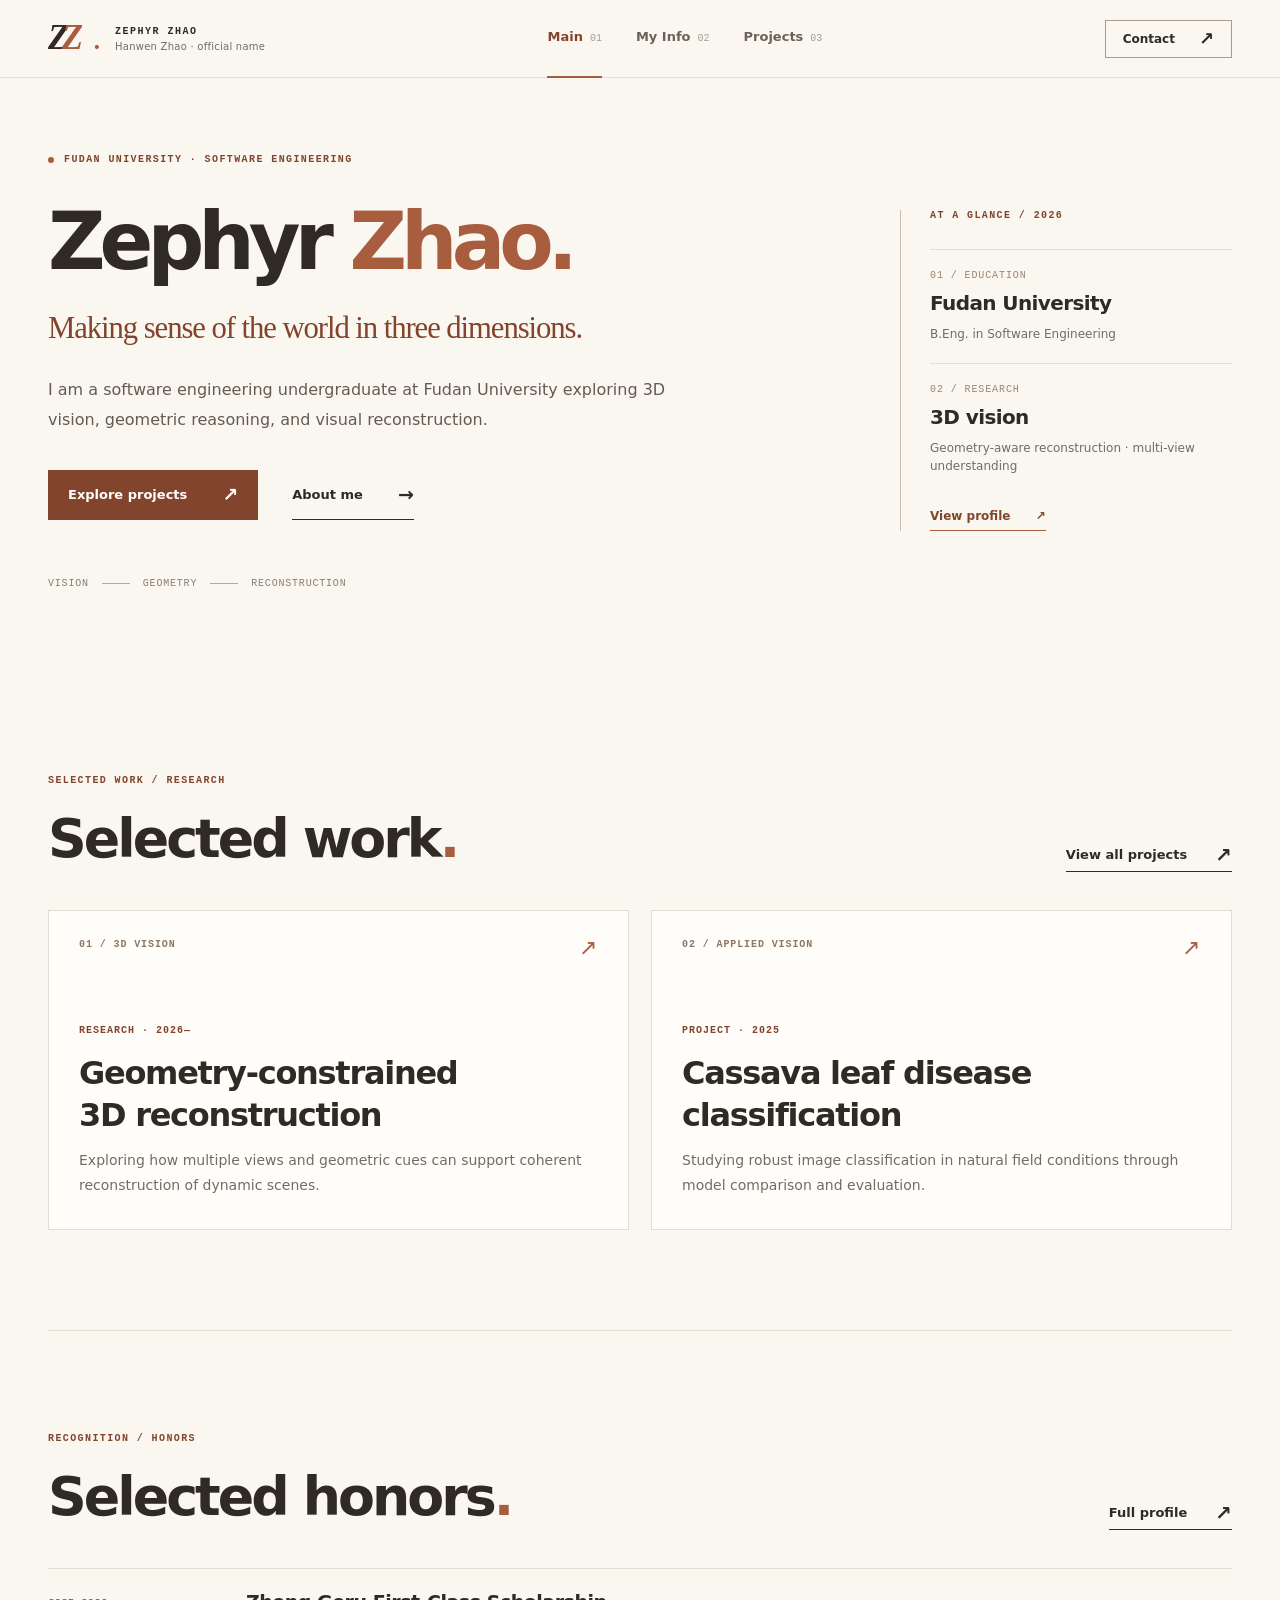
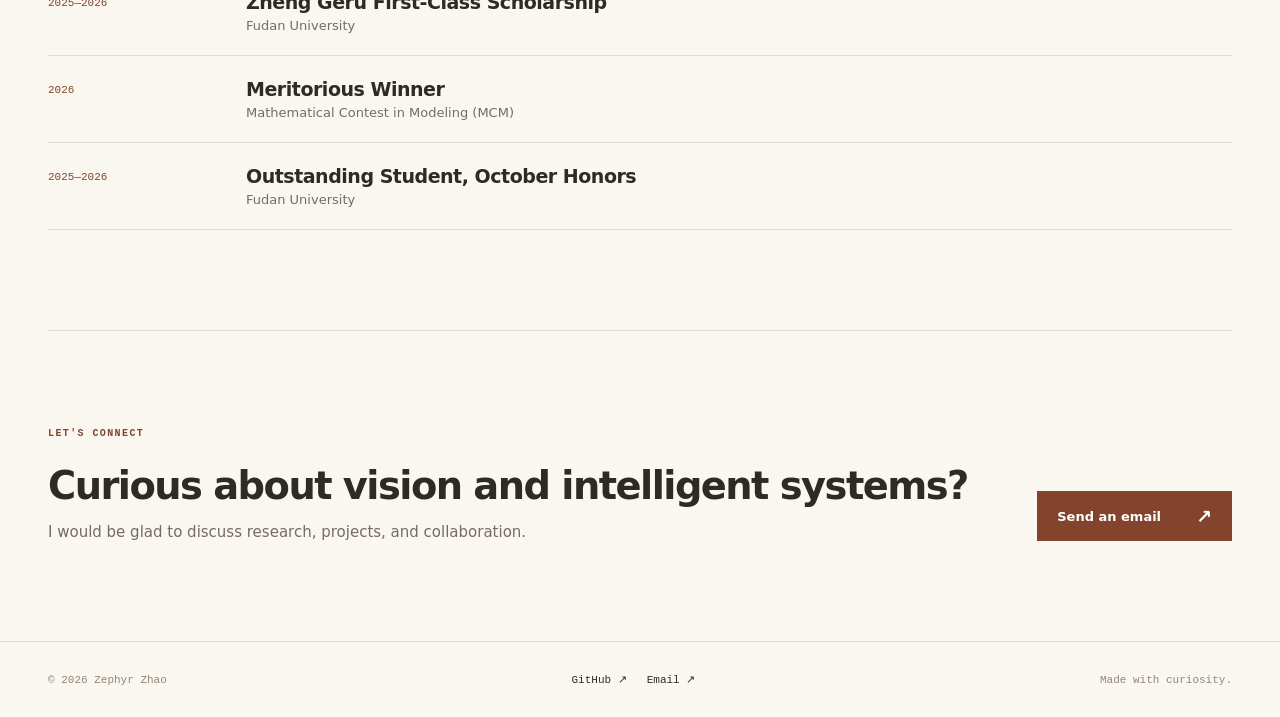
<file: index.html>
<!doctype html>
<html lang="en">
<head>
  <meta charset="utf-8">
  <meta name="viewport" content="width=device-width, initial-scale=1">
  <meta name="theme-color" content="#faf7f1">
  <link rel="icon" href="favicon.svg" type="image/svg+xml">
  <meta name="description" content="Zephyr Zhao (official name: Hanwen Zhao) is a software engineering undergraduate at Fudan University interested in 3D vision and geometry-aware reconstruction.">
  <title>Zephyr Zhao | Main</title>
  <link rel="stylesheet" href="styles.css">
  <script src="app.js" defer></script>
</head>
<body data-page="main">
  <a class="skip-link" href="#content">Skip to content</a>
  <header class="site-header">
    <div class="shell header-inner">
      <a class="brand" href="index.html" aria-label="Zephyr Zhao, home"><span class="brand-mark" aria-hidden="true">Z<span>Z</span><b>.</b></span><span class="brand-name">ZEPHYR ZHAO <small>Hanwen Zhao · official name</small></span></a>
      <button class="menu-toggle" type="button" aria-expanded="false" aria-controls="primary-nav" aria-label="Open navigation menu"><span></span><span></span></button>
      <nav class="primary-nav" id="primary-nav" aria-label="Primary navigation">
        <a href="index.html" aria-current="page">Main <span>01</span></a>
        <a href="my-info.html">My Info <span>02</span></a>
        <a href="projects.html">Projects <span>03</span></a>
      </nav>
      <a class="header-contact" href="mailto:hwzhao761@gmail.com">Contact <span aria-hidden="true">↗</span></a>
    </div>
  </header>

  <main id="content">
    <section class="hero shell">
      <div class="hero-copy">
        <p class="eyebrow"><span class="signal-dot"></span> FUDAN UNIVERSITY · SOFTWARE ENGINEERING</p>
        <h1>Zephyr <span class="headline-accent">Zhao</span><span class="period">.</span></h1>
        <p class="hero-tagline">Making sense of the world in three dimensions.</p>
        <p class="hero-lead">I am a software engineering undergraduate at Fudan University exploring 3D vision, geometric reasoning, and visual reconstruction.</p>
        <div class="hero-actions">
          <a class="button button-primary" href="projects.html">Explore projects <span aria-hidden="true">↗</span></a>
          <a class="button button-text" href="my-info.html">About me <span aria-hidden="true">→</span></a>
        </div>
        <div class="hero-footnote"><span>Vision</span><span class="line"></span><span>Geometry</span><span class="line"></span><span>Reconstruction</span></div>
      </div>
      <aside class="hero-aside" aria-label="Profile summary">
        <p class="hero-aside-label">AT A GLANCE / 2026</p>
        <div class="glance-row"><span>01 / EDUCATION</span><strong>Fudan University</strong><small>B.Eng. in Software Engineering</small></div>
        <div class="glance-row"><span>02 / RESEARCH</span><strong>3D vision</strong><small>Geometry-aware reconstruction · multi-view understanding</small></div>
        <a href="my-info.html" class="glance-link">View profile <span aria-hidden="true">↗</span></a>
      </aside>
    </section>

    <section class="section shell" id="selected-work">
      <div class="section-heading"><div><p class="eyebrow">SELECTED WORK / RESEARCH</p><h2>Selected work<span class="period">.</span></h2></div><a class="section-link" href="projects.html">View all projects <span aria-hidden="true">↗</span></a></div>
      <div class="feature-grid">
        <a class="feature-card" href="projects.html#geometry"><div class="card-top"><span>01 / 3D VISION</span><span aria-hidden="true">↗</span></div><div class="card-bottom"><span class="card-number">RESEARCH · 2026—</span><h3>Geometry-constrained<br>3D reconstruction</h3><p>Exploring how multiple views and geometric cues can support coherent reconstruction of dynamic scenes.</p></div></a>
        <a class="feature-card" href="projects.html#cassava"><div class="card-top"><span>02 / APPLIED VISION</span><span aria-hidden="true">↗</span></div><div class="card-bottom"><span class="card-number">PROJECT · 2025</span><h3>Cassava leaf disease<br>classification</h3><p>Studying robust image classification in natural field conditions through model comparison and evaluation.</p></div></a>
      </div>
    </section>

    <section class="section honors-section shell" id="honors"><div class="section-heading"><div><p class="eyebrow">RECOGNITION / HONORS</p><h2>Selected honors<span class="period">.</span></h2></div><a class="section-link" href="my-info.html#honors">Full profile <span aria-hidden="true">↗</span></a></div><div class="home-honors"><div class="home-honor"><span>2025—2026</span><div><h3>Zheng Geru First-Class Scholarship</h3><p>Fudan University</p></div></div><div class="home-honor"><span>2026</span><div><h3>Meritorious Winner</h3><p>Mathematical Contest in Modeling (MCM)</p></div></div><div class="home-honor"><span>2025—2026</span><div><h3>Outstanding Student, October Honors</h3><p>Fudan University</p></div></div></div></section>

    <section class="contact-section shell"><div><p class="eyebrow">LET'S CONNECT</p><h2>Curious about vision and intelligent systems?</h2><p>I would be glad to discuss research, projects, and collaboration.</p></div><a class="button button-primary" href="mailto:hwzhao761@gmail.com">Send an email <span aria-hidden="true">↗</span></a></section>
  </main>

  <footer class="site-footer"><div class="shell footer-inner"><span>© <span data-year>2026</span> Zephyr Zhao</span><div><a href="https://github.com/Zephyr761" target="_blank" rel="noopener noreferrer">GitHub ↗</a><a href="mailto:hwzhao761@gmail.com">Email ↗</a></div><span>Made with curiosity.</span></div></footer>
</body>
</html>
</file>
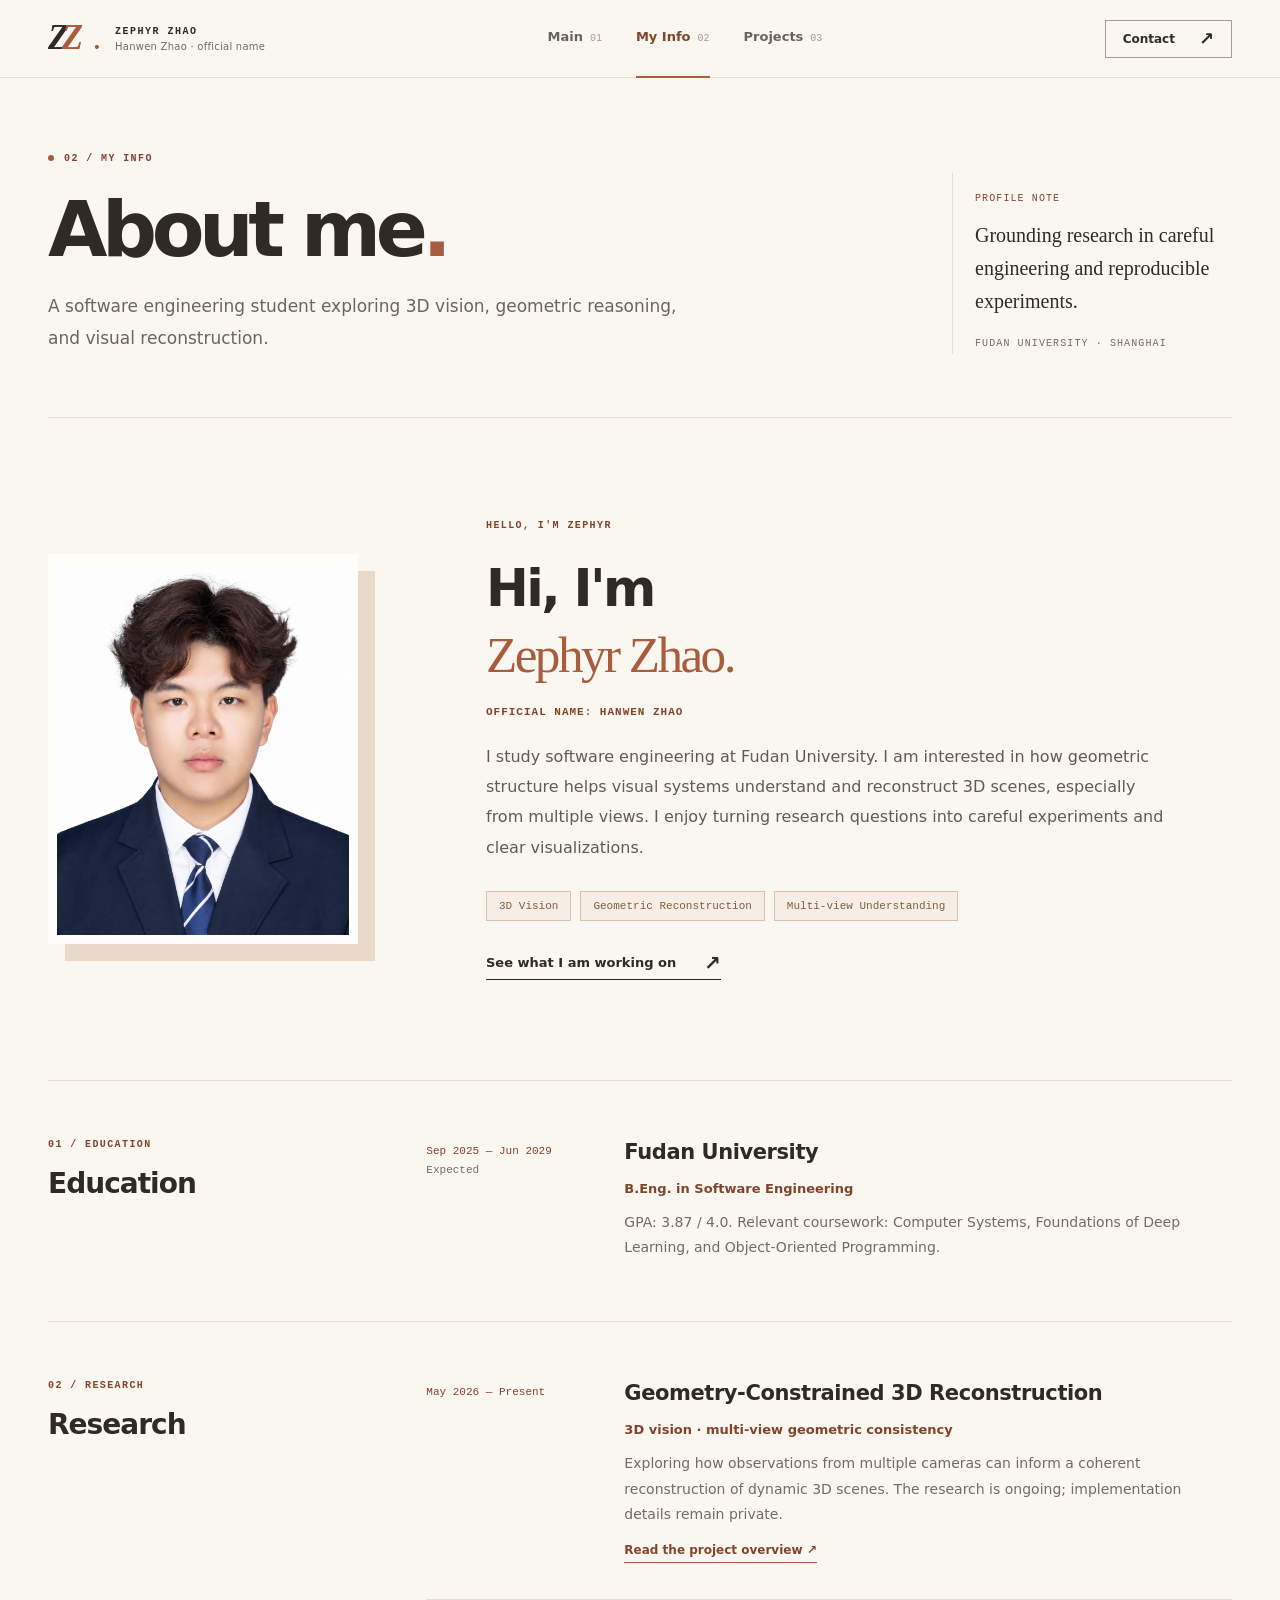
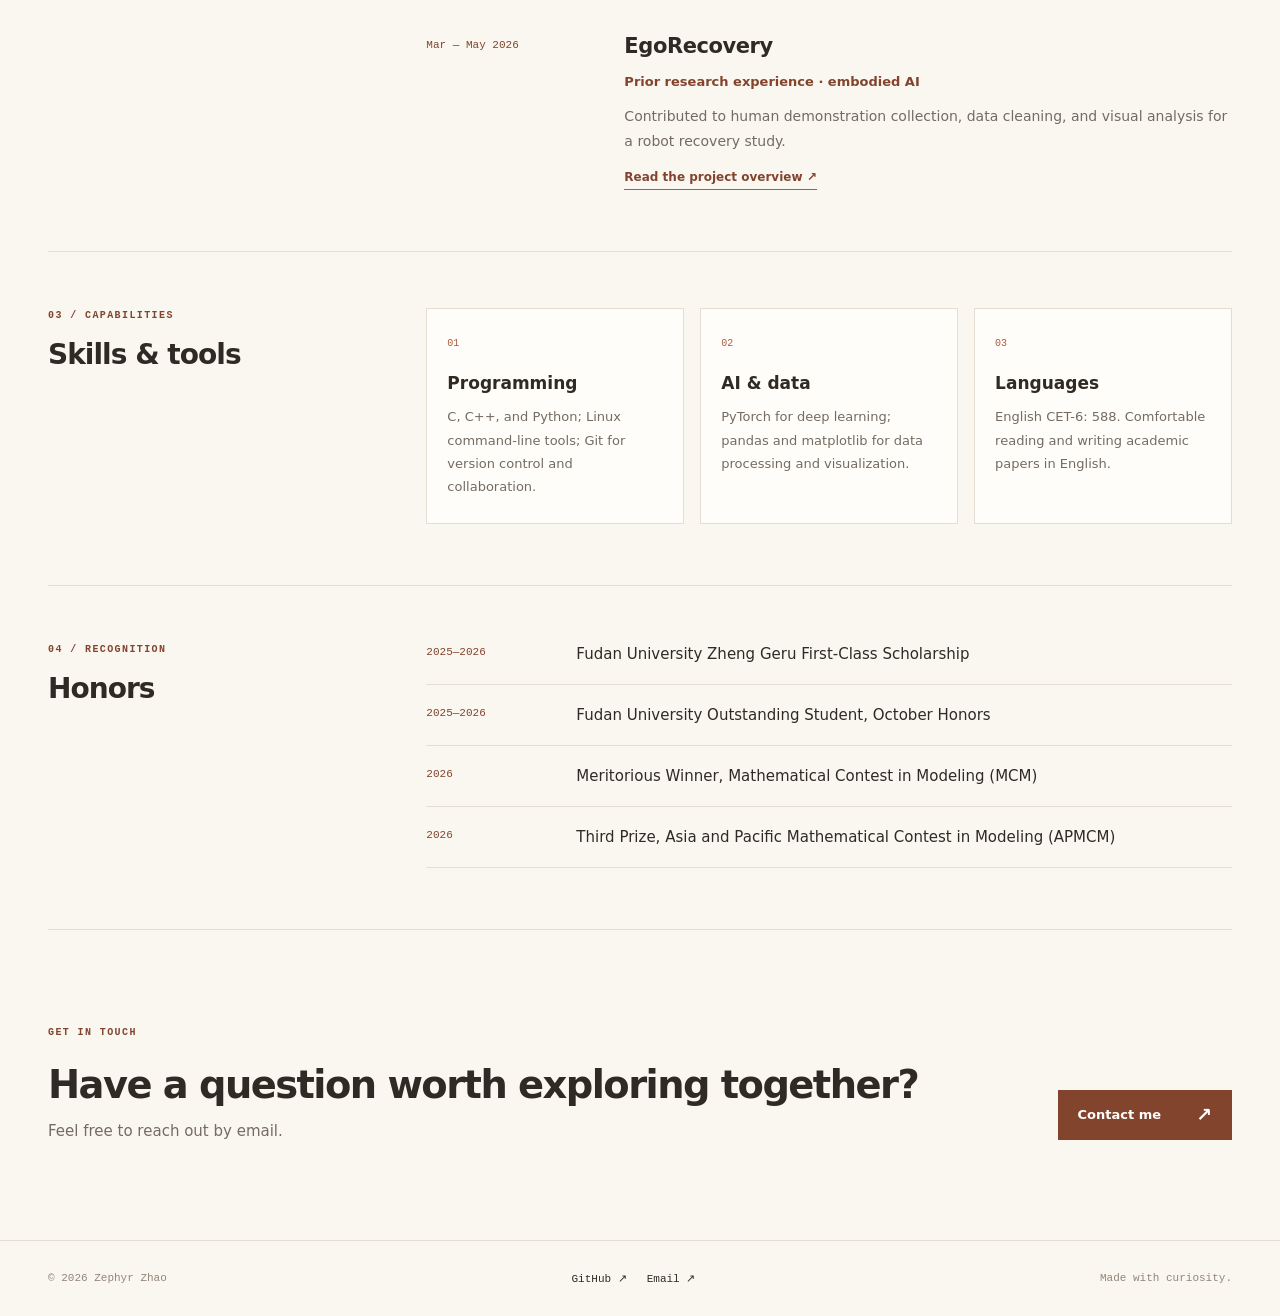
<file: my-info.html>
<!doctype html>
<html lang="en">
<head>
  <meta charset="utf-8">
  <meta name="viewport" content="width=device-width, initial-scale=1">
  <meta name="theme-color" content="#faf7f1">
  <link rel="icon" href="favicon.svg" type="image/svg+xml">
  <meta name="description" content="Learn about Zephyr Zhao (official name: Hanwen Zhao), his education, research experience, skills, and honors.">
  <title>Zephyr Zhao | My Info</title>
  <link rel="stylesheet" href="styles.css">
  <script src="app.js" defer></script>
</head>
<body data-page="info">
  <a class="skip-link" href="#content">Skip to content</a>
  <header class="site-header"><div class="shell header-inner">
    <a class="brand" href="index.html" aria-label="Zephyr Zhao, home"><span class="brand-mark" aria-hidden="true">Z<span>Z</span><b>.</b></span><span class="brand-name">ZEPHYR ZHAO <small>Hanwen Zhao · official name</small></span></a>
    <button class="menu-toggle" type="button" aria-expanded="false" aria-controls="primary-nav" aria-label="Open navigation menu"><span></span><span></span></button>
    <nav class="primary-nav" id="primary-nav" aria-label="Primary navigation"><a href="index.html">Main <span>01</span></a><a href="my-info.html" aria-current="page">My Info <span>02</span></a><a href="projects.html">Projects <span>03</span></a></nav>
    <a class="header-contact" href="mailto:hwzhao761@gmail.com">Contact <span aria-hidden="true">↗</span></a>
  </div></header>

  <main id="content">
    <section class="page-hero shell"><div><p class="eyebrow"><span class="signal-dot"></span> 02 / MY INFO</p><h1>About me<span class="period">.</span></h1><p class="page-lead">A software engineering student exploring 3D vision, geometric reasoning, and visual reconstruction.</p></div><div class="page-hero-aside"><span>PROFILE NOTE</span><p>Grounding research in careful engineering and reproducible experiments.</p><small>FUDAN UNIVERSITY · SHANGHAI</small></div></section>

    <section class="info-intro shell"><div class="info-portrait"><img src="images/avatar-white-bg.png" alt="Portrait of Zephyr Zhao" width="1024" height="1536"></div><div class="info-intro-copy"><p class="eyebrow">HELLO, I'M ZEPHYR</p><h2>Hi, I'm<br><em>Zephyr Zhao.</em></h2><p class="official-name">Official name: Hanwen Zhao</p><p>I study software engineering at Fudan University. I am interested in how geometric structure helps visual systems understand and reconstruct 3D scenes, especially from multiple views. I enjoy turning research questions into careful experiments and clear visualizations.</p><div class="interest-pills"><span>3D Vision</span><span>Geometric Reconstruction</span><span>Multi-view Understanding</span></div><a href="projects.html" class="section-link">See what I am working on <span aria-hidden="true">↗</span></a></div></section>

    <section class="section shell info-section" id="education"><div class="section-side"><p class="eyebrow">01 / EDUCATION</p><h2>Education</h2></div><div class="section-main"><article class="timeline-entry"><div class="timeline-date">Sep 2025 — Jun 2029 <span>Expected</span></div><div><h3>Fudan University</h3><p class="entry-role">B.Eng. in Software Engineering</p><p>GPA: 3.87 / 4.0. Relevant coursework: Computer Systems, Foundations of Deep Learning, and Object-Oriented Programming.</p></div></article></div></section>

    <section class="section shell info-section" id="research"><div class="section-side"><p class="eyebrow">02 / RESEARCH</p><h2>Research</h2></div><div class="section-main"><article class="timeline-entry"><div class="timeline-date">May 2026 — Present</div><div><h3>Geometry-Constrained 3D Reconstruction</h3><p class="entry-role">3D vision · multi-view geometric consistency</p><p>Exploring how observations from multiple cameras can inform a coherent reconstruction of dynamic 3D scenes. The research is ongoing; implementation details remain private.</p><a class="inline-link" href="projects.html#geometry">Read the project overview ↗</a></div></article><article class="timeline-entry"><div class="timeline-date">Mar — May 2026</div><div><h3>EgoRecovery</h3><p class="entry-role">Prior research experience · embodied AI</p><p>Contributed to human demonstration collection, data cleaning, and visual analysis for a robot recovery study.</p><a class="inline-link" href="projects.html#egorecovery">Read the project overview ↗</a></div></article></div></section>

    <section class="section shell info-section" id="skills"><div class="section-side"><p class="eyebrow">03 / CAPABILITIES</p><h2>Skills &amp; tools</h2></div><div class="section-main skill-grid"><div class="skill-item"><span>01</span><h3>Programming</h3><p>C, C++, and Python; Linux command-line tools; Git for version control and collaboration.</p></div><div class="skill-item"><span>02</span><h3>AI &amp; data</h3><p>PyTorch for deep learning; pandas and matplotlib for data processing and visualization.</p></div><div class="skill-item"><span>03</span><h3>Languages</h3><p>English CET-6: 588. Comfortable reading and writing academic papers in English.</p></div></div></section>

    <section class="section shell info-section" id="honors"><div class="section-side"><p class="eyebrow">04 / RECOGNITION</p><h2>Honors</h2></div><div class="section-main honors-list"><div><span>2025—2026</span><p>Fudan University Zheng Geru First-Class Scholarship</p></div><div><span>2025—2026</span><p>Fudan University Outstanding Student, October Honors</p></div><div><span>2026</span><p>Meritorious Winner, Mathematical Contest in Modeling (MCM)</p></div><div><span>2026</span><p>Third Prize, Asia and Pacific Mathematical Contest in Modeling (APMCM)</p></div></div></section>

    <section class="contact-section shell"><div><p class="eyebrow">GET IN TOUCH</p><h2>Have a question worth exploring together?</h2><p>Feel free to reach out by email.</p></div><a class="button button-primary" href="mailto:hwzhao761@gmail.com">Contact me <span aria-hidden="true">↗</span></a></section>
  </main>
  <footer class="site-footer"><div class="shell footer-inner"><span>© <span data-year>2026</span> Zephyr Zhao</span><div><a href="https://github.com/Zephyr761" target="_blank" rel="noopener noreferrer">GitHub ↗</a><a href="mailto:hwzhao761@gmail.com">Email ↗</a></div><span>Made with curiosity.</span></div></footer>
</body>
</html>
</file>
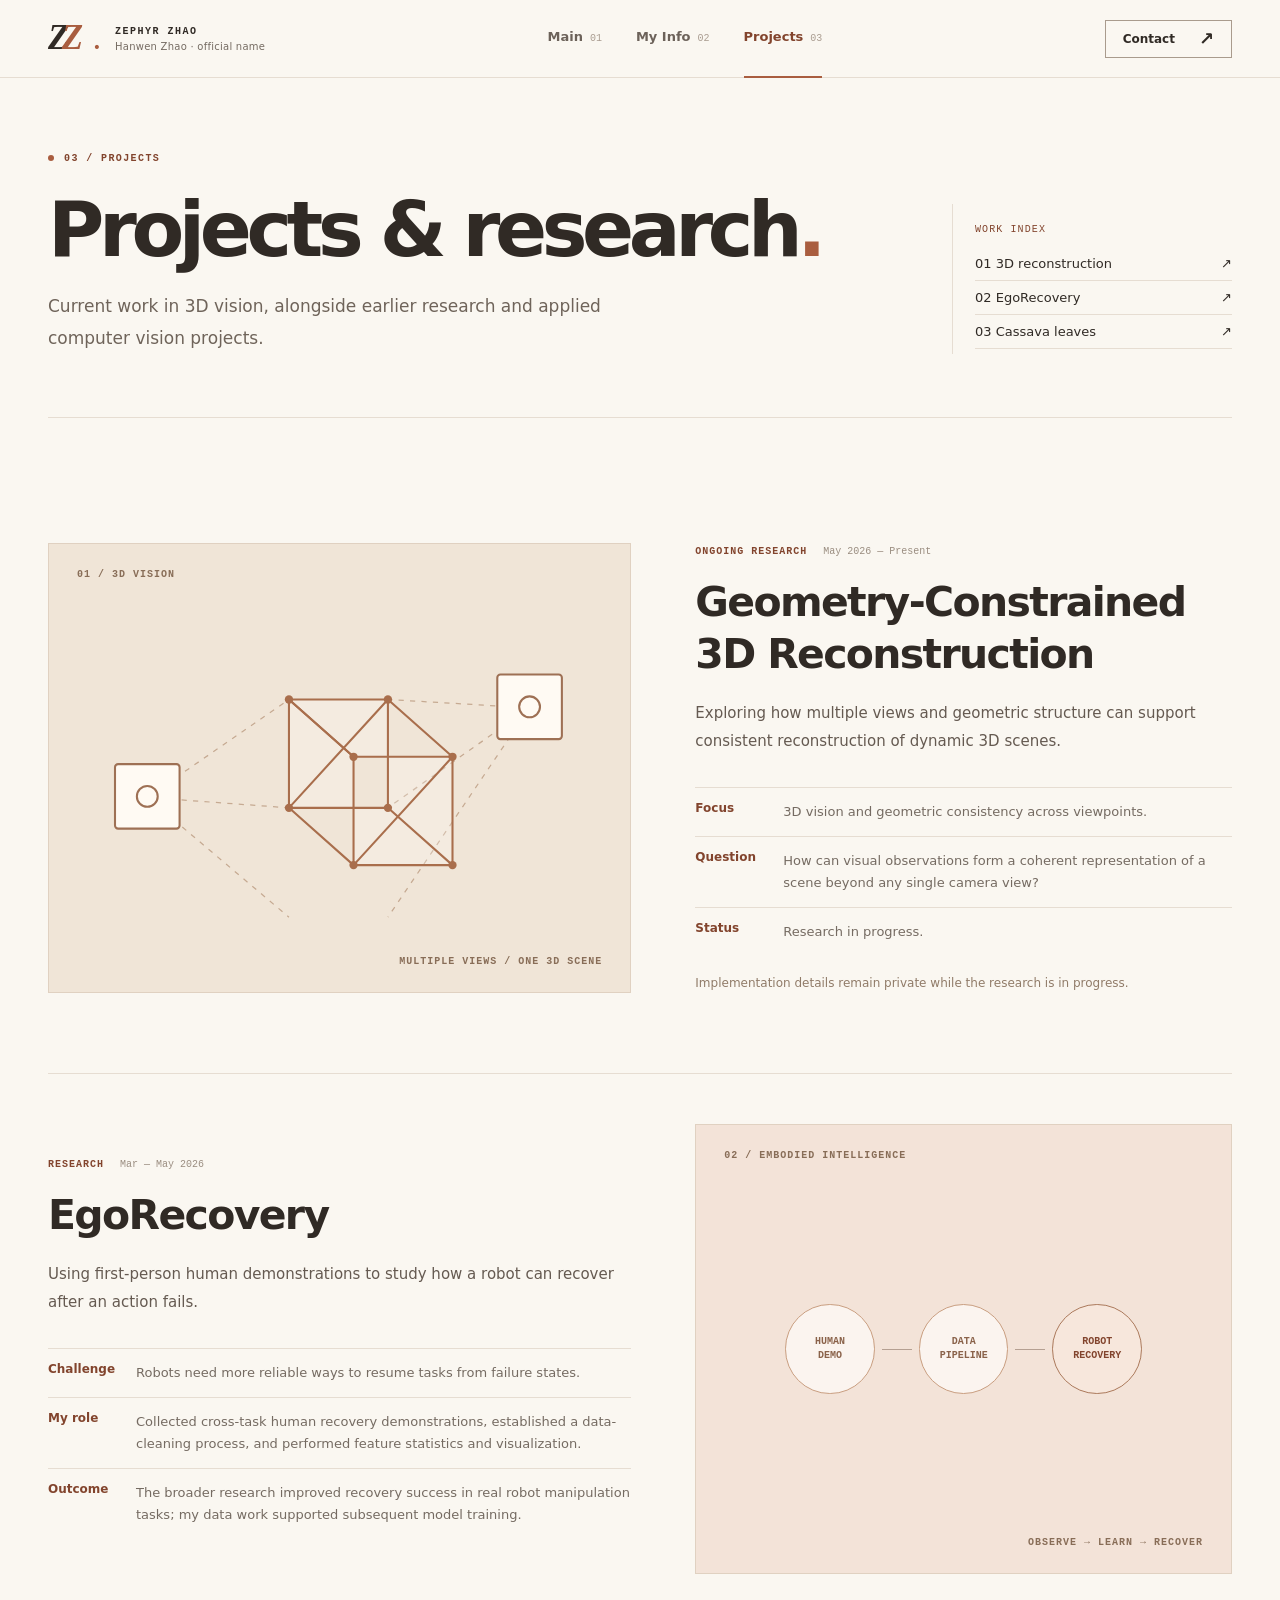
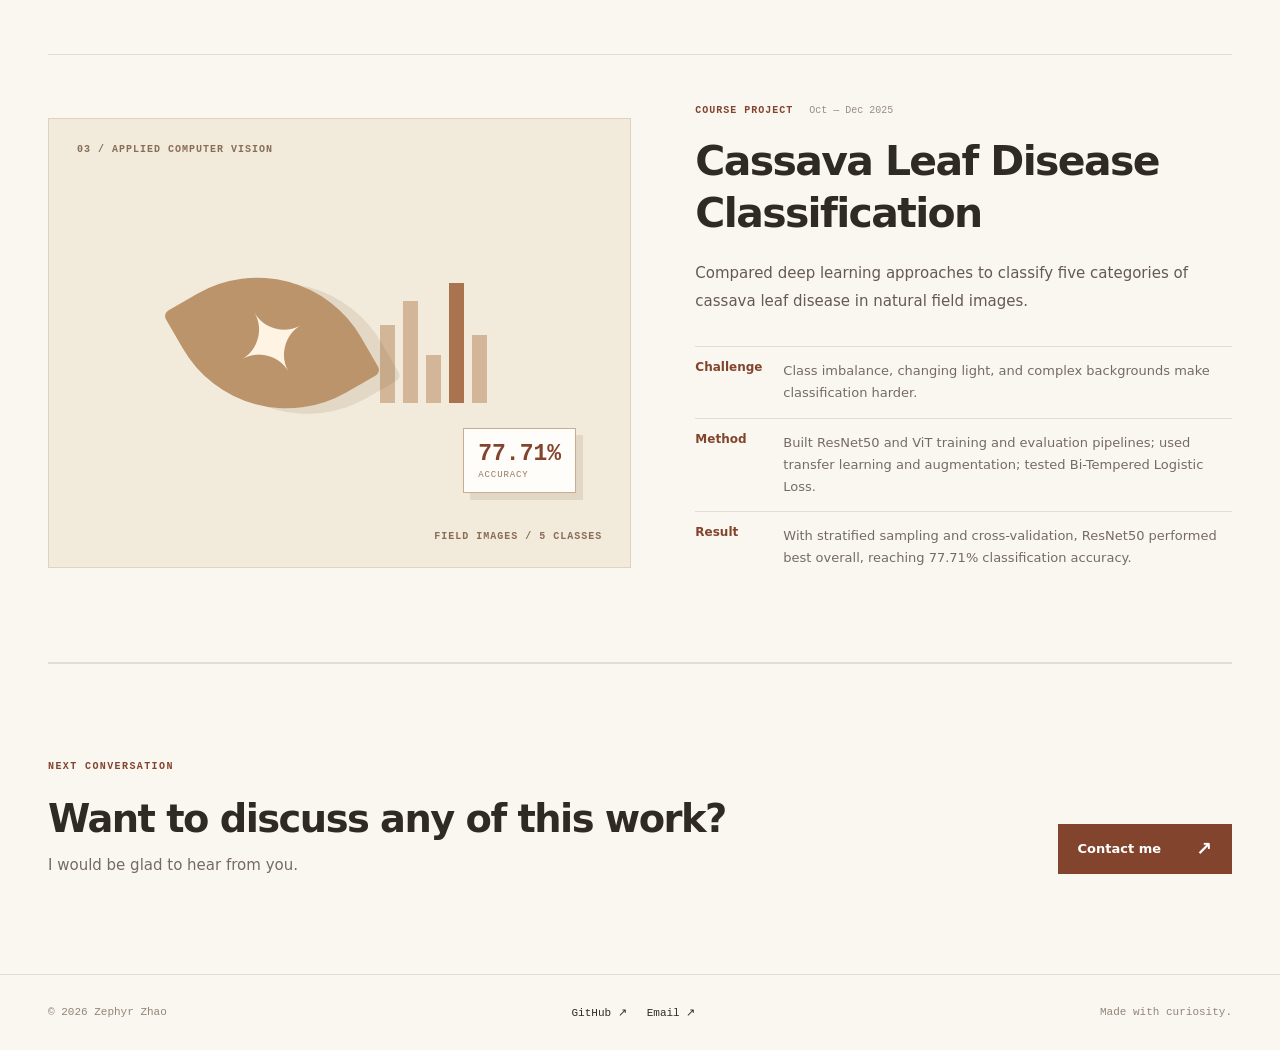
<file: projects.html>
<!doctype html>
<html lang="en">
<head>
  <meta charset="utf-8">
  <meta name="viewport" content="width=device-width, initial-scale=1">
  <meta name="theme-color" content="#faf7f1">
  <link rel="icon" href="favicon.svg" type="image/svg+xml">
  <meta name="description" content="Explore Zephyr Zhao's work in geometry-constrained 3D reconstruction, embodied AI, and applied computer vision.">
  <title>Zephyr Zhao | Projects</title>
  <link rel="stylesheet" href="styles.css">
  <script src="app.js" defer></script>
</head>
<body data-page="projects">
  <a class="skip-link" href="#content">Skip to content</a>
  <header class="site-header"><div class="shell header-inner">
    <a class="brand" href="index.html" aria-label="Zephyr Zhao, home"><span class="brand-mark" aria-hidden="true">Z<span>Z</span><b>.</b></span><span class="brand-name">ZEPHYR ZHAO <small>Hanwen Zhao · official name</small></span></a>
    <button class="menu-toggle" type="button" aria-expanded="false" aria-controls="primary-nav" aria-label="Open navigation menu"><span></span><span></span></button>
    <nav class="primary-nav" id="primary-nav" aria-label="Primary navigation"><a href="index.html">Main <span>01</span></a><a href="my-info.html">My Info <span>02</span></a><a href="projects.html" aria-current="page">Projects <span>03</span></a></nav>
    <a class="header-contact" href="mailto:hwzhao761@gmail.com">Contact <span aria-hidden="true">↗</span></a>
  </div></header>

  <main id="content">
    <section class="page-hero shell"><div><p class="eyebrow"><span class="signal-dot"></span> 03 / PROJECTS</p><h1>Projects &amp; research<span class="period">.</span></h1><p class="page-lead">Current work in 3D vision, alongside earlier research and applied computer vision projects.</p></div><div class="page-hero-aside"><span>WORK INDEX</span><a href="#geometry">01 3D reconstruction <b>↗</b></a><a href="#egorecovery">02 EgoRecovery <b>↗</b></a><a href="#cassava">03 Cassava leaves <b>↗</b></a></div></section>

    <section class="project-list shell">
      <article class="project-case" id="geometry"><div class="project-visual project-visual-blue" aria-hidden="true"><div class="visual-caption">01 / 3D VISION</div><div class="geometry-diagram"><svg viewBox="0 0 480 300" focusable="false"><g class="geometry-rays"><path d="M55 178 191 84M55 178l136 115M422 92 286 84M422 92 286 293"/><path d="M55 178 191 188M422 92 286 188"/></g><g class="geometry-form"><path d="m191 84 95 0 62 55-95 0zM191 84v104l62 55V139M286 84v104l62 55V139M191 188h95l62 55h-95"/><path d="m191 84 62 55m33-55-95 104m157-49-95 104"/></g><g class="geometry-points"><circle cx="191" cy="84" r="4"/><circle cx="286" cy="84" r="4"/><circle cx="348" cy="139" r="4"/><circle cx="253" cy="139" r="4"/><circle cx="191" cy="188" r="4"/><circle cx="286" cy="188" r="4"/><circle cx="348" cy="243" r="4"/><circle cx="253" cy="243" r="4"/></g><g class="geometry-cameras"><rect x="24" y="146" width="62" height="62" rx="3"/><circle cx="55" cy="177" r="10"/><rect x="391" y="60" width="62" height="62" rx="3"/><circle cx="422" cy="91" r="10"/></g></svg></div><div class="visual-bottom">MULTIPLE VIEWS / ONE 3D SCENE</div></div><div class="project-copy"><div class="project-meta"><span>ONGOING RESEARCH</span><time datetime="2026-05">May 2026 — Present</time></div><h2>Geometry-Constrained<br>3D Reconstruction</h2><p class="project-summary">Exploring how multiple views and geometric structure can support consistent reconstruction of dynamic 3D scenes.</p><dl class="project-facts"><div><dt>Focus</dt><dd>3D vision and geometric consistency across viewpoints.</dd></div><div><dt>Question</dt><dd>How can visual observations form a coherent representation of a scene beyond any single camera view?</dd></div><div><dt>Status</dt><dd>Research in progress.</dd></div></dl><p class="project-note">Implementation details remain private while the research is in progress.</p></div></article>

      <article class="project-case" id="egorecovery"><div class="project-visual project-visual-peach" aria-hidden="true"><div class="visual-caption">02 / EMBODIED INTELLIGENCE</div><div class="ego-diagram"><div class="ego-track"><span>HUMAN<br>DEMO</span><i></i><span>DATA<br>PIPELINE</span><i></i><span>ROBOT<br>RECOVERY</span></div><div class="ego-rings"><i></i><i></i><i></i></div></div><div class="visual-bottom">OBSERVE → LEARN → RECOVER</div></div><div class="project-copy"><div class="project-meta"><span>RESEARCH</span><time datetime="2026-03">Mar — May 2026</time></div><h2>EgoRecovery</h2><p class="project-summary">Using first-person human demonstrations to study how a robot can recover after an action fails.</p><dl class="project-facts"><div><dt>Challenge</dt><dd>Robots need more reliable ways to resume tasks from failure states.</dd></div><div><dt>My role</dt><dd>Collected cross-task human recovery demonstrations, established a data-cleaning process, and performed feature statistics and visualization.</dd></div><div><dt>Outcome</dt><dd>The broader research improved recovery success in real robot manipulation tasks; my data work supported subsequent model training.</dd></div></dl></div></article>

      <article class="project-case" id="cassava"><div class="project-visual project-visual-green" aria-hidden="true"><div class="visual-caption">03 / APPLIED COMPUTER VISION</div><div class="leaf-diagram"><span class="leaf-shape">✦</span><div class="class-bars"><i></i><i></i><i></i><i></i><i></i></div><span class="result-badge">77.71%<small>ACCURACY</small></span></div><div class="visual-bottom">FIELD IMAGES / 5 CLASSES</div></div><div class="project-copy"><div class="project-meta"><span>COURSE PROJECT</span><time datetime="2025-10">Oct — Dec 2025</time></div><h2>Cassava Leaf Disease<br>Classification</h2><p class="project-summary">Compared deep learning approaches to classify five categories of cassava leaf disease in natural field images.</p><dl class="project-facts"><div><dt>Challenge</dt><dd>Class imbalance, changing light, and complex backgrounds make classification harder.</dd></div><div><dt>Method</dt><dd>Built ResNet50 and ViT training and evaluation pipelines; used transfer learning and augmentation; tested Bi-Tempered Logistic Loss.</dd></div><div><dt>Result</dt><dd>With stratified sampling and cross-validation, ResNet50 performed best overall, reaching 77.71% classification accuracy.</dd></div></dl></div></article>
    </section>

    <section class="contact-section shell"><div><p class="eyebrow">NEXT CONVERSATION</p><h2>Want to discuss any of this work?</h2><p>I would be glad to hear from you.</p></div><a class="button button-primary" href="mailto:hwzhao761@gmail.com">Contact me <span aria-hidden="true">↗</span></a></section>
  </main>
  <footer class="site-footer"><div class="shell footer-inner"><span>© <span data-year>2026</span> Zephyr Zhao</span><div><a href="https://github.com/Zephyr761" target="_blank" rel="noopener noreferrer">GitHub ↗</a><a href="mailto:hwzhao761@gmail.com">Email ↗</a></div><span>Made with curiosity.</span></div></footer>
</body>
</html>
</file>
<file: styles.css>
@charset "UTF-8";

:root {
  --paper: #faf7f1;
  --white: #fffdf9;
  --ink: #302a25;
  --muted: #756b62;
  --line: #e6ddd2;
  --accent: #a95d3f;
  --accent-deep: #82442d;
  --sand: #f1e6d9;
  --serif: Georgia, "Songti SC", "STSong", serif;
  --sans: "Inter", "Noto Sans SC", "PingFang SC", "Microsoft YaHei", system-ui, sans-serif;
  --mono: "SFMono-Regular", Consolas, "Liberation Mono", monospace;
}

* { box-sizing: border-box; }
html { scroll-behavior: smooth; }
body { margin: 0; background: var(--paper); color: var(--ink); font-family: var(--sans); -webkit-font-smoothing: antialiased; }
img { display: block; max-width: 100%; }
a { color: inherit; text-decoration: none; }
button { font: inherit; }
::selection { background: #e7c7af; color: var(--ink); }
:focus-visible { outline: 3px solid var(--accent); outline-offset: 4px; }
.shell { width: min(1320px, calc(100% - 96px)); margin-inline: auto; }
.skip-link { position: absolute; left: 16px; top: -60px; z-index: 50; padding: 12px 18px; background: var(--ink); color: #fff; }
.skip-link:focus { top: 12px; }

/* Navigation */
.site-header { position: sticky; z-index: 20; top: 0; height: 78px; background: rgba(250,247,241,.94); backdrop-filter: blur(18px); border-bottom: 1px solid var(--line); }
.header-inner { height: 100%; display: flex; align-items: center; justify-content: space-between; gap: 24px; }
.brand { display: inline-flex; align-items: center; gap: 14px; white-space: nowrap; }
.brand-mark { display: inline-flex; align-items: baseline; position: relative; width: 53px; color: var(--ink); font: italic 700 35px/.9 var(--serif); letter-spacing: -.22em; transform: translateY(-1px); }
.brand-mark span { color: var(--accent); }
.brand-mark b { position: absolute; right: 1px; bottom: -2px; font: 700 25px var(--serif); letter-spacing: 0; color: var(--accent); }
.brand-name { display: flex; flex-direction: column; gap: 4px; font: 700 10px var(--mono); letter-spacing: .15em; }
.brand-name small { font: 500 10px var(--sans); letter-spacing: .025em; color: var(--muted); }
.primary-nav { display: flex; align-items: center; gap: 34px; height: 100%; margin-left: auto; margin-right: auto; }
.primary-nav a { position: relative; display: flex; align-items: baseline; gap: 7px; height: 100%; padding-top: 29px; font-size: 13px; font-weight: 650; color: #6c625a; transition: color .2s ease; }
.primary-nav a:hover, .primary-nav a[aria-current="page"] { color: var(--accent-deep); }
.primary-nav a[aria-current="page"]::after { content: ""; position: absolute; bottom: -1px; left: 0; width: 100%; height: 2px; background: var(--accent); }
.primary-nav span { font: 10px var(--mono); color: #aa9d91; }
.header-contact { display: inline-flex; align-items: center; gap: 24px; padding: 11px 17px; border: 1px solid #a99b8d; font-size: 12px; font-weight: 650; transition: color .2s ease, background .2s ease; }
.header-contact:hover { background: var(--ink); color: #fff; }
.header-contact span { font-size: 18px; line-height: 0; }
.menu-toggle { display: none; }

/* Shared type and controls */
.eyebrow { display: flex; align-items: center; gap: 10px; margin: 0; color: var(--accent-deep); font: 700 10px/1.5 var(--mono); letter-spacing: .14em; text-transform: uppercase; }
.signal-dot { flex: none; width: 6px; height: 6px; border-radius: 50%; background: var(--accent); }
.period, .headline-accent { color: var(--accent); }
.button { display: inline-flex; align-items: center; justify-content: space-between; gap: 35px; min-height: 50px; padding: 13px 20px; font-size: 13px; font-weight: 700; transition: transform .2s ease, background .2s ease, color .2s ease; }
.button:hover { transform: translateY(-2px); }
.button span { font-size: 19px; line-height: .7; }
.button-primary { background: var(--accent-deep); color: #fff; }
.button-primary:hover { background: #66331f; }
.button-text { border-bottom: 1px solid var(--ink); padding-inline: 0; }
.button-text:hover { color: var(--accent); }
.section { padding-top: 100px; padding-bottom: 100px; }
.section-heading { display: flex; align-items: end; justify-content: space-between; gap: 36px; margin-bottom: 38px; }
.section-heading h2 { margin: 17px 0 0; font-size: clamp(34px, 4.2vw, 58px); line-height: 1.25; letter-spacing: -.055em; font-weight: 620; }
.section-link { display: inline-flex; align-items: center; justify-content: space-between; gap: 28px; padding-bottom: 9px; border-bottom: 1px solid var(--ink); white-space: nowrap; font-size: 13px; font-weight: 700; transition: color .2s ease; }
.section-link:hover { color: var(--accent); }
.section-link span { font-size: 20px; line-height: .6; }

/* Main */
.hero { display: grid; grid-template-columns: minmax(0, 1.4fr) minmax(260px, .62fr); align-items: center; gap: clamp(40px, 8vw, 120px); min-height: 595px; padding-top: 65px; padding-bottom: 75px; }
.hero h1 { margin: 31px 0 21px; font-size: clamp(56px, 6.2vw, 96px); line-height: 1.1; letter-spacing: -.075em; font-weight: 620; white-space: nowrap; }
.hero-tagline { max-width: 680px; margin: 0 0 24px; color: var(--accent-deep); font: 400 clamp(25px, 2.4vw, 36px)/1.45 var(--serif); letter-spacing: -.035em; }
.hero-lead { max-width: 625px; margin: 0; color: #645a52; font-size: 16px; line-height: 1.9; }
.hero-actions { display: flex; align-items: center; gap: 34px; margin-top: 34px; }
.hero-footnote { display: flex; align-items: center; gap: 13px; margin-top: 58px; color: #8c7d70; font: 10px var(--mono); letter-spacing: .08em; text-transform: uppercase; white-space: nowrap; }
.hero-footnote .line { width: 28px; height: 1px; background: #b9a99b; }
.hero-aside { padding-left: 29px; border-left: 1px solid #cdbbab; }
.hero-aside-label { margin: 0 0 28px; color: var(--accent-deep); font: 700 10px var(--mono); letter-spacing: .14em; }
.glance-row { display: flex; flex-direction: column; gap: 8px; padding: 20px 0; border-top: 1px solid var(--line); }
.glance-row span { color: #9c8573; font: 10px var(--mono); letter-spacing: .09em; }
.glance-row strong { font-size: 20px; line-height: 1.4; font-weight: 620; letter-spacing: -.03em; }
.glance-row small { color: var(--muted); font-size: 12px; line-height: 1.5; }
.glance-link { display: inline-flex; align-items: center; gap: 25px; margin-top: 14px; padding-bottom: 7px; border-bottom: 1px solid var(--accent); color: var(--accent-deep); font-size: 12px; font-weight: 700; }
.glance-link:hover { color: var(--ink); }
.feature-grid { display: grid; grid-template-columns: 1fr 1fr; gap: 22px; }
.feature-card { display: flex; flex-direction: column; min-height: 320px; padding: 28px 30px 32px; border: 1px solid var(--line); background: var(--white); transition: transform .2s ease, border-color .2s ease; }
.feature-card:hover { transform: translateY(-3px); border-color: #c69f87; }
.card-top { display: flex; justify-content: space-between; align-items: start; gap: 18px; color: #8e7664; font: 700 10px var(--mono); letter-spacing: .09em; }
.card-top span:last-child { color: var(--accent); font: 22px/.8 var(--sans); }
.card-bottom { margin-top: auto; }
.card-number { color: var(--accent-deep); font: 700 10px var(--mono); letter-spacing: .1em; }
.card-bottom h3 { margin: 15px 0 12px; font-size: clamp(24px, 2.5vw, 34px); line-height: 1.32; letter-spacing: -.04em; font-weight: 620; }
.card-bottom p { max-width: 520px; margin: 0; color: var(--muted); font-size: 14px; line-height: 1.75; }
.honors-section { border-top: 1px solid var(--line); }
.home-honors { border-top: 1px solid var(--line); }
.home-honor { display: grid; grid-template-columns: 170px 1fr; gap: 28px; padding: 22px 0; border-bottom: 1px solid var(--line); }
.home-honor > span { padding-top: 6px; color: var(--accent-deep); font: 11px var(--mono); }
.home-honor h3 { margin: 0 0 5px; font-size: 19px; font-weight: 620; letter-spacing: -.025em; }
.home-honor p { margin: 0; color: var(--muted); font-size: 13px; }
.contact-section { display: flex; justify-content: space-between; align-items: end; gap: 36px; padding-top: 95px; padding-bottom: 100px; border-top: 1px solid var(--line); }
.contact-section h2 { margin: 18px 0 10px; font-size: clamp(27px, 3vw, 42px); line-height: 1.4; letter-spacing: -.04em; }
.contact-section p:last-child { margin: 0; color: var(--muted); font-size: 15px; }
.site-footer { border-top: 1px solid var(--line); }
.footer-inner { display: flex; align-items: center; justify-content: space-between; gap: 20px; min-height: 75px; color: #928579; font: 11px var(--mono); }
.footer-inner div { display: flex; gap: 20px; color: var(--ink); }
.footer-inner a:hover { color: var(--accent); }

/* Secondary pages */
.page-hero { display: flex; justify-content: space-between; align-items: end; gap: 60px; min-height: 340px; padding-top: 65px; padding-bottom: 63px; border-bottom: 1px solid var(--line); }
.page-hero h1 { margin: 18px 0 15px; font-size: clamp(51px, 6vw, 82px); line-height: 1.2; letter-spacing: -.07em; font-weight: 620; }
.page-lead { max-width: 640px; margin: 0; color: #6f645a; font-size: 17px; line-height: 1.85; }
.page-hero-aside { display: flex; flex-direction: column; width: 280px; flex: none; padding: 20px 0 5px 22px; border-left: 1px solid var(--line); }
.page-hero-aside > span, .page-hero-aside small { color: var(--accent-deep); font: 10px var(--mono); letter-spacing: .11em; }
.page-hero-aside p { margin: 15px 0 20px; font: 20px/1.65 var(--serif); }
.page-hero-aside small { color: var(--muted); }
.page-hero-aside a { display: flex; justify-content: space-between; padding: 9px 0; border-bottom: 1px solid var(--line); font-size: 13px; }
.page-hero-aside a:first-of-type { margin-top: 12px; }
.page-hero-aside a:hover { color: var(--accent); }
.page-hero-aside b { font-weight: 400; }
.info-intro { display: grid; grid-template-columns: 310px 1fr; align-items: center; gap: clamp(60px, 10vw, 150px); padding-top: 100px; padding-bottom: 100px; }
.info-portrait { height: 390px; overflow: hidden; background: #fff; border: 9px solid var(--white); box-shadow: 17px 17px 0 #e9d9c8; }
.info-portrait img { width: 100%; height: 100%; object-fit: cover; object-position: center 20%; }
.info-intro-copy h2 { margin: 23px 0; font-size: clamp(37px, 4vw, 57px); line-height: 1.28; letter-spacing: -.05em; font-weight: 620; }
.info-intro-copy h2 em { color: var(--accent); font-family: var(--serif); font-style: normal; font-weight: 400; }
.info-intro-copy > p:not(.eyebrow) { max-width: 680px; color: #645a52; font-size: 16px; line-height: 1.9; }
.info-intro-copy > p.official-name { margin: -6px 0 20px; color: var(--accent-deep); font: 700 11px/1.6 var(--mono); letter-spacing: .09em; text-transform: uppercase; }
.interest-pills { display: flex; flex-wrap: wrap; gap: 9px; margin: 28px 0 31px; }
.interest-pills span { padding: 8px 12px; border: 1px solid #d5c2ae; background: #f6eee4; color: #805c45; font: 11px var(--mono); }
.info-section { display: grid; grid-template-columns: 29% 1fr; gap: 35px; padding-top: 56px; padding-bottom: 61px; border-top: 1px solid var(--line); }
.section-side h2 { margin: 15px 0 0; font-size: 28px; letter-spacing: -.035em; }
.timeline-entry { display: grid; grid-template-columns: 180px 1fr; gap: 18px; padding-bottom: 36px; }
.timeline-entry + .timeline-entry { padding-top: 31px; border-top: 1px solid var(--line); }
.timeline-entry:last-child { padding-bottom: 0; }
.timeline-date { padding-top: 5px; color: var(--accent-deep); font: 11px/1.7 var(--mono); }
.timeline-date span { display: block; color: var(--muted); }
.timeline-entry h3 { margin: 0 0 8px; font-size: 21px; line-height: 1.5; letter-spacing: -.02em; }
.entry-role { margin: 0 0 10px !important; color: var(--accent-deep) !important; font-size: 13px !important; font-weight: 650; }
.timeline-entry p { max-width: 650px; margin: 0; color: #746b62; font-size: 14px; line-height: 1.8; }
.inline-link { display: inline-block; margin-top: 16px; padding-bottom: 5px; border-bottom: 1px solid var(--accent); color: var(--accent-deep); font-size: 12px; font-weight: 700; }
.inline-link:hover { color: var(--ink); }
.skill-grid { display: grid; grid-template-columns: repeat(3, 1fr); gap: 16px; }
.skill-item { padding: 22px 20px 24px; border: 1px solid var(--line); background: var(--white); }
.skill-item span { color: var(--accent); font: 10px var(--mono); }
.skill-item h3 { margin: 23px 0 12px; font-size: 17px; }
.skill-item p { margin: 0; color: #746b62; font-size: 13px; line-height: 1.8; }
.honors-list > div { display: grid; grid-template-columns: 135px 1fr; gap: 15px; padding: 18px 0; border-bottom: 1px solid var(--line); }
.honors-list > div:first-child { padding-top: 0; }
.honors-list span { padding-top: 4px; color: var(--accent-deep); font: 11px var(--mono); }
.honors-list p { margin: 0; font-size: 15px; line-height: 1.6; }

/* Project cases */
.project-list { padding-top: 75px; }
.project-case { display: grid; grid-template-columns: minmax(0, 1fr) minmax(0, .92fr); gap: clamp(35px, 5vw, 80px); align-items: center; padding: 50px 0 80px; border-bottom: 1px solid var(--line); scroll-margin-top: 105px; }
.project-case:nth-child(even) .project-visual { order: 2; }
.project-case:nth-child(even) .project-copy { order: 1; }
.project-visual { position: relative; display: flex; flex-direction: column; justify-content: space-between; min-height: 450px; overflow: hidden; padding: 25px 28px; border: 1px solid #e0d1c1; }
.project-visual-blue { background: #f0e5d7; }
.project-visual-peach { background: #f3e3d8; }
.project-visual-green { background: #f2eadb; }
.visual-caption, .visual-bottom { position: relative; z-index: 2; color: #886d57; font: 700 10px var(--mono); letter-spacing: .1em; }
.visual-bottom { align-self: end; }
.geometry-diagram { display: grid; place-items: center; flex: 1; min-height: 300px; }
.geometry-diagram svg { display: block; width: min(100%, 500px); height: auto; overflow: visible; }
.geometry-rays { fill: none; stroke: #c6aa92; stroke-width: 1.2; stroke-dasharray: 5 6; }
.geometry-form { fill: rgba(255, 255, 255, .22); stroke: #a96e4c; stroke-width: 2; stroke-linejoin: round; }
.geometry-points { fill: #a96e4c; }
.geometry-cameras { fill: #fffaf3; stroke: #9e7054; stroke-width: 2; }
.ego-diagram { position: relative; display: grid; place-items: center; min-height: 290px; }
.ego-track { display: flex; align-items: center; gap: 7px; }
.ego-track span { display: grid; place-items: center; width: clamp(74px, 7vw, 100px); height: clamp(74px, 7vw, 100px); border: 1px solid #c99e80; border-radius: 50%; background: rgba(255,253,249,.7); color: #8a624a; text-align: center; font: 700 10px/1.4 var(--mono); }
.ego-track span:last-child { border-color: #ab795b; color: var(--accent-deep); background: #f7e7dc; }
.ego-track i { display: block; width: 30px; height: 1px; background: #b5a092; }
.ego-rings { display: none; }
.leaf-diagram { position: relative; display: flex; align-items: center; justify-content: center; gap: 28px; min-height: 300px; }
.leaf-shape { display: grid; place-items: center; width: 160px; height: 160px; border-radius: 4% 75% 4% 75%; transform: rotate(-30deg); background: #bb946b; color: #fff4e4; font-size: 90px; box-shadow: 15px 15px 0 rgba(125,84,49,.13); }
.class-bars { display: flex; align-items: end; gap: 8px; height: 120px; }
.class-bars i { width: 15px; height: 65%; background: #d2b697; }
.class-bars i:nth-child(2) { height: 85%; }.class-bars i:nth-child(3) { height: 40%; }.class-bars i:nth-child(4) { height: 100%; background: #a8734e; }.class-bars i:nth-child(5) { height: 57%; }
.result-badge { position: absolute; right: 5%; bottom: 0; display: flex; flex-direction: column; padding: 12px 14px; background: var(--white); border: 1px solid #c9ad91; color: var(--accent-deep); font: 700 23px var(--mono); box-shadow: 7px 7px 0 rgba(111,74,44,.12); }
.result-badge small { margin-top: 3px; color: #9a765b; font: 9px var(--mono); letter-spacing: .1em; }
.project-meta { display: flex; align-items: center; gap: 16px; color: var(--accent-deep); font: 700 10px var(--mono); letter-spacing: .1em; }
.project-meta time { color: #9a8d80; font-weight: 400; letter-spacing: 0; }
.project-copy h2 { margin: 19px 0 20px; font-size: clamp(29px, 3.2vw, 44px); line-height: 1.28; letter-spacing: -.04em; font-weight: 620; }
.project-summary { max-width: 570px; margin: 0 0 31px; color: #655a51; font-size: 15px; line-height: 1.85; }
.project-facts { margin: 0; }
.project-facts div { display: grid; grid-template-columns: 76px 1fr; gap: 12px; padding: 13px 0; border-top: 1px solid var(--line); }
.project-facts dt { color: var(--accent-deep); font-size: 12px; font-weight: 700; }
.project-facts dd { margin: 0; color: #756b62; font-size: 13px; line-height: 1.7; }
.project-note { margin: 20px 0 0; color: #907b68; font-size: 12px; }

@media (max-width: 1050px) {
  .shell { width: min(100% - 64px, 1320px); }
  .hero { grid-template-columns: minmax(0, 1.15fr) minmax(235px, .75fr); gap: 40px; }
  .hero h1 { font-size: clamp(50px, 6vw, 70px); }
  .skill-grid { grid-template-columns: 1fr 1fr; }
}

@media (max-width: 760px) {
  .shell { width: min(100% - 40px, 680px); }
  .site-header { height: 68px; }
  .brand-mark { width: 46px; font-size: 31px; }
  .header-contact { display: none; }
  .menu-toggle { display: flex; flex-direction: column; justify-content: center; gap: 6px; width: 43px; height: 43px; padding: 10px; border: 1px solid var(--ink); background: transparent; cursor: pointer; }
  .menu-toggle span { width: 100%; height: 1.5px; background: var(--ink); }
  .primary-nav { display: none; position: absolute; left: 0; right: 0; top: 68px; height: auto; margin: 0; padding: 11px 20px 20px; background: var(--paper); border-bottom: 1px solid var(--line); box-shadow: 0 17px 25px rgba(55,37,22,.07); }
  .primary-nav.is-open { display: flex; flex-direction: column; align-items: stretch; gap: 0; }
  .primary-nav a { height: auto; padding: 16px 4px; border-bottom: 1px solid var(--line); }
  .primary-nav a[aria-current="page"]::after { bottom: 0; width: 32px; height: 2px; }
  .hero { display: block; min-height: 0; padding-top: 72px; padding-bottom: 75px; }
  .hero h1 { margin: 24px 0 21px; font-size: clamp(49px, 9vw, 70px); white-space: normal; }
  .hero-tagline { font-size: 26px; }
  .hero-lead { font-size: 15px; }
  .hero-actions { margin-top: 27px; }
  .hero-footnote { margin-top: 46px; }
  .hero-aside { margin-top: 70px; padding-left: 0; border-left: 0; border-top: 1px solid #cdbbab; }
  .hero-aside-label { margin: 26px 0 8px; }
  .glance-row { padding: 16px 0; }
  .section { padding-top: 78px; padding-bottom: 78px; }
  .section-heading { align-items: start; flex-direction: column; gap: 20px; margin-bottom: 28px; }
  .feature-grid { grid-template-columns: 1fr; gap: 16px; }
  .feature-card { min-height: 280px; }
  .home-honor { grid-template-columns: 115px 1fr; gap: 16px; }
  .contact-section { flex-direction: column; align-items: start; padding-top: 80px; padding-bottom: 84px; }
  .footer-inner { flex-wrap: wrap; gap: 15px 22px; padding-block: 24px; }
  .footer-inner > span:last-child { display: none; }
  .page-hero { flex-direction: column; align-items: start; min-height: 0; gap: 30px; padding-top: 60px; padding-bottom: 48px; }
  .page-hero h1 { font-size: clamp(48px, 9vw, 68px); }
  .page-lead { font-size: 15px; }
  .page-hero-aside { width: 100%; }
  .info-intro { grid-template-columns: 1fr; gap: 52px; padding-top: 73px; padding-bottom: 82px; }
  .info-portrait { width: min(72%, 310px); height: 360px; }
  .info-section { display: block; padding-top: 42px; padding-bottom: 52px; }
  .section-side { margin-bottom: 32px; }
  .timeline-entry { grid-template-columns: 1fr; gap: 10px; }
  .timeline-entry h3 { font-size: 19px; }
  .project-list { padding-top: 30px; }
  .project-case { display: flex; flex-direction: column; align-items: stretch; gap: 35px; padding-top: 36px; padding-bottom: 62px; }
  .project-case:nth-child(even) .project-visual, .project-case:nth-child(even) .project-copy { order: initial; }
  .project-visual { min-height: 390px; }
}

@media (max-width: 480px) {
  .shell { width: calc(100% - 32px); }
  .brand-name { font-size: 9px; }
  .eyebrow { font-size: 9px; letter-spacing: .08em; }
  .hero h1 { font-size: clamp(44px, 11vw, 54px); }
  .hero-tagline { font-size: 24px; }
  .hero-actions { flex-wrap: wrap; gap: 15px 24px; }
  .button { min-height: 48px; }
  .hero-footnote { gap: 9px; font-size: 9px; }
  .hero-footnote .line { width: 17px; }
  .feature-card { padding: 24px 22px 27px; }
  .card-bottom h3 { font-size: 25px; }
  .home-honor { grid-template-columns: 1fr; gap: 7px; padding: 19px 0; }
  .home-honor > span { padding-top: 0; }
  .skill-grid { grid-template-columns: 1fr; }
  .honors-list > div { grid-template-columns: 1fr; gap: 4px; }
  .project-visual { min-height: 350px; padding: 21px; }
  .ego-track i { width: 15px; }
  .ego-track span { width: 70px; height: 70px; font-size: 8px; }
  .leaf-shape { width: 130px; height: 130px; }
  .result-badge { right: 0; }
  .project-facts div { grid-template-columns: 78px 1fr; }
}

@media (prefers-reduced-motion: reduce) {
  *, *::before, *::after { scroll-behavior: auto !important; transition-duration: .01ms !important; animation-duration: .01ms !important; }
}
</file>
